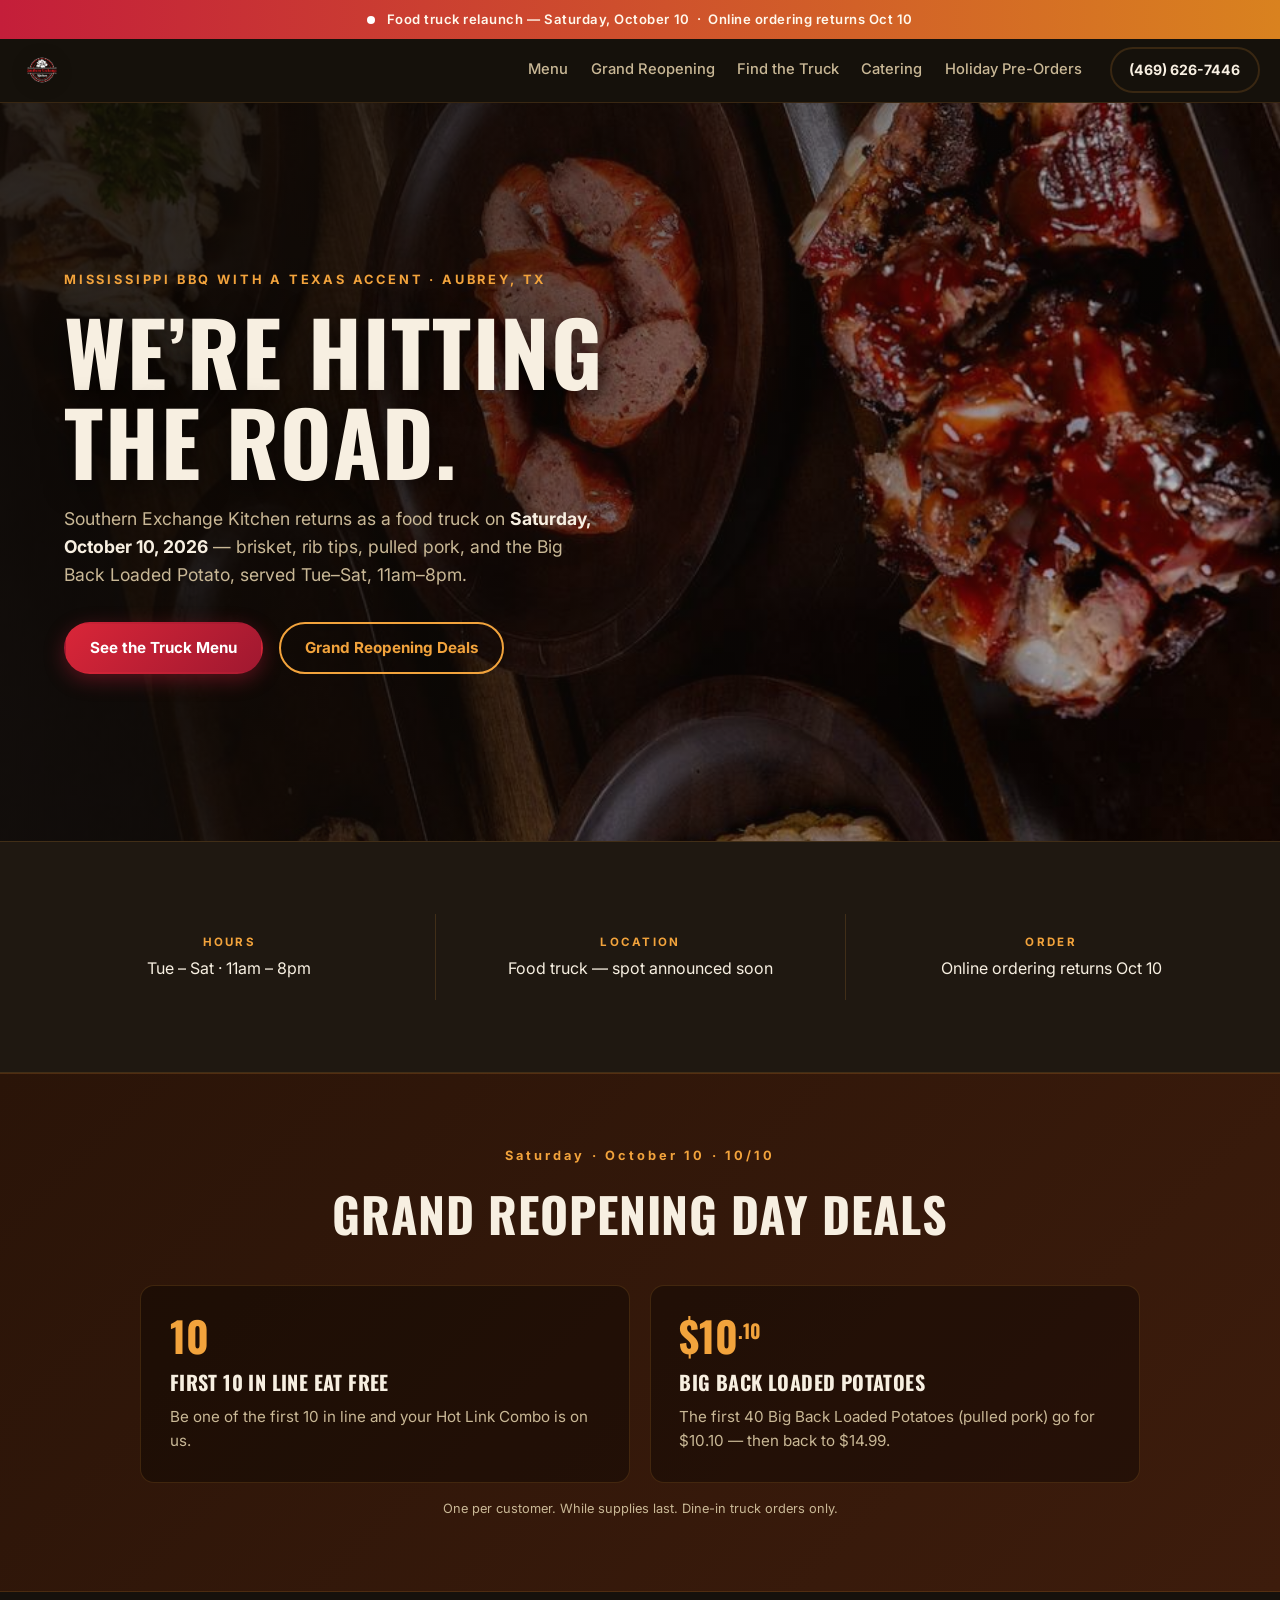
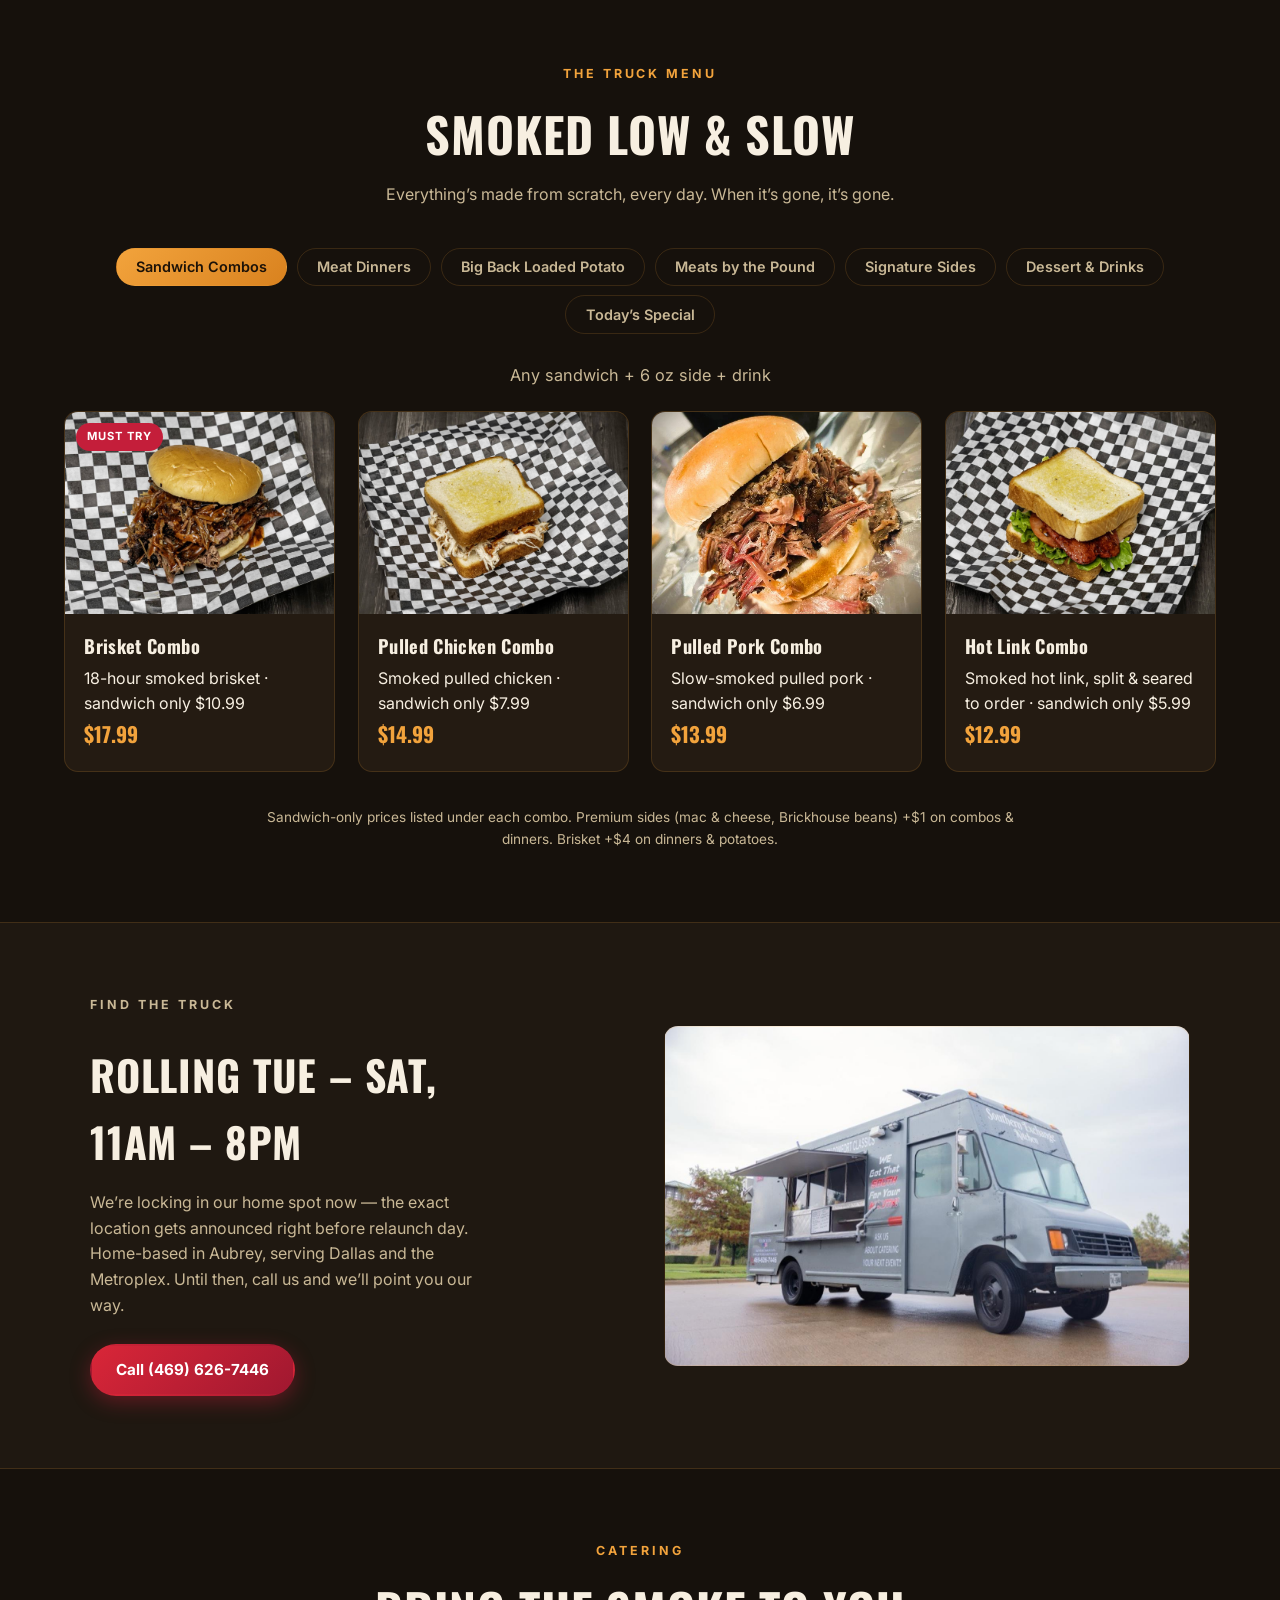
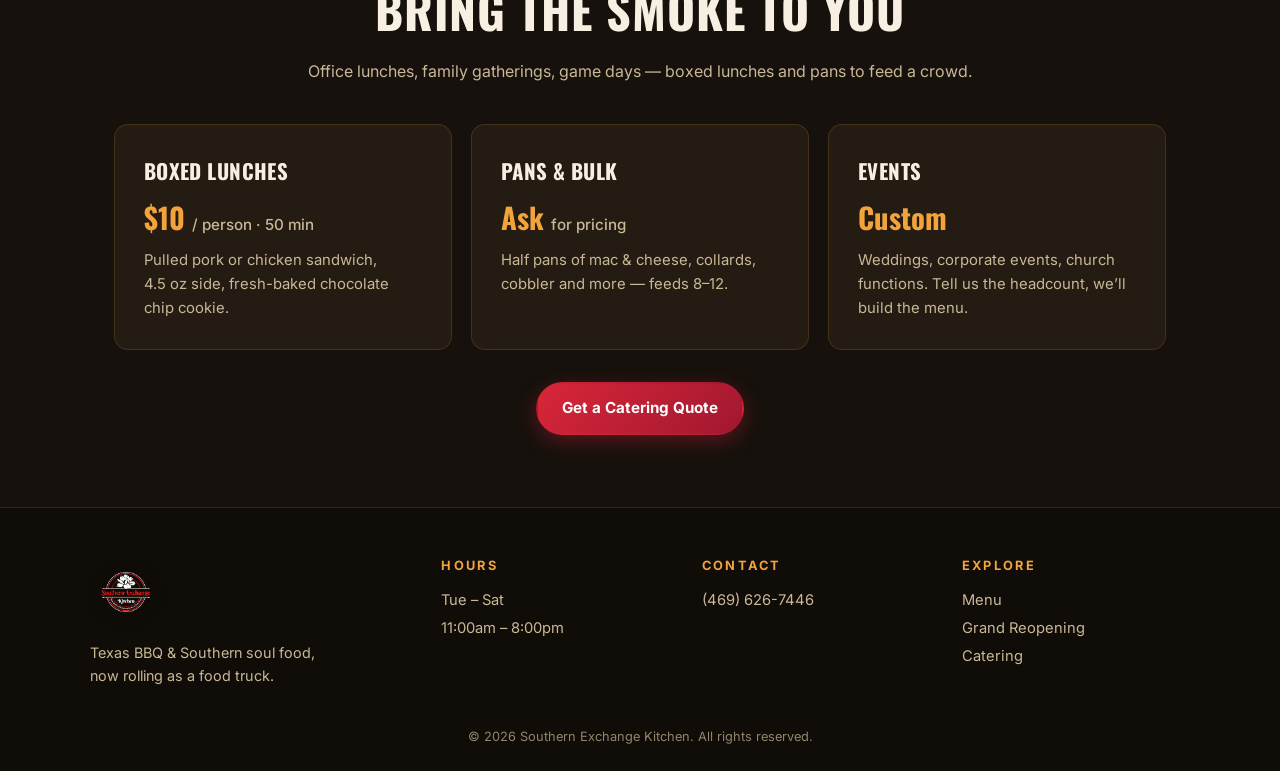
<file: index.html>
<!DOCTYPE html>
<html lang="en">
<head>
<meta charset="UTF-8" />
<meta name="viewport" content="width=device-width, initial-scale=1.0" />
<title>Southern Exchange Kitchen — Big Back Loaded Potato, Rib Tips | Aubrey TX BBQ Food Truck</title>
<meta name="description" content="Mississippi BBQ with a Texas accent. Home of the Big Back Loaded Potato and famous rib tips — Aubrey TX food truck, Tue–Sat 11am–8pm." />
<link rel="canonical" href="https://southernexchangekitchen.com/" />
<meta property="og:type" content="website" />
<meta property="og:locale" content="en_US" />
<meta property="og:site_name" content="Southern Exchange Kitchen" />
<meta property="og:title" content="Southern Exchange Kitchen — Big Back Loaded Potato, Rib Tips | Aubrey TX BBQ Food Truck" />
<meta property="og:description" content="Mississippi BBQ with a Texas accent. Home of the Big Back Loaded Potato and famous rib tips — Aubrey TX food truck, Tue–Sat 11am–8pm." />
<meta property="og:url" content="https://southernexchangekitchen.com/" />
<meta property="og:image" content="https://southernexchangekitchen.com/images/truck.jpg" />
<meta name="twitter:card" content="summary_large_image" />
<meta name="twitter:title" content="Southern Exchange Kitchen — Big Back Loaded Potato, Rib Tips | Aubrey TX BBQ Food Truck" />
<meta name="twitter:description" content="Mississippi BBQ with a Texas accent. Home of the Big Back Loaded Potato and famous rib tips — Aubrey TX food truck, Tue–Sat 11am–8pm." />
<meta name="twitter:image" content="https://southernexchangekitchen.com/images/truck.jpg" />
<link rel="preconnect" href="https://fonts.googleapis.com" />
<link rel="preconnect" href="https://fonts.gstatic.com" crossorigin />
<link href="https://fonts.googleapis.com/css2?family=Oswald:wght@400;500;600;700&family=Inter:wght@400;500;600;700&display=swap" rel="stylesheet" />
<link rel="stylesheet" href="styles.css?v=20260928" />
<link rel="icon" href="images/logo.png" onerror="this.remove()" />
<script type="application/ld+json">
{
  "@context": "https://schema.org",
  "@type": "Restaurant",
  "name": "Southern Exchange Kitchen",
  "servesCuisine": ["Barbecue", "Southern", "Soul Food"],
  "telephone": "(469) 626-7446",
  "url": "https://southernexchangekitchen.com/",
  "openingHours": "Tu-Sa 11:00-20:00",
  "priceRange": "$$",
  "slogan": "Mississippi BBQ with a Texas Accent",
  "areaServed": ["Aubrey, TX", "Dallas, TX"],
  "sameAs": [
    "https://www.instagram.com/southernexchangekitchen"
  ]
}
</script>
</head>
<body>

<div class="notice-bar">
  <span class="notice-dot"></span>
  Food truck relaunch &mdash; Saturday, October 10 &nbsp;&middot;&nbsp; Online ordering returns Oct 10
</div>

<header class="site-header" id="siteHeader">
  <a class="brand" href="#top" aria-label="Southern Exchange Kitchen — home">
    <img class="brand-logo" src="images/logo.png" alt="Southern Exchange Kitchen logo" />
  </a>
  <nav class="site-nav">
    <a href="#menu">Menu</a>
    <a href="#promo">Grand Reopening</a>
    <a href="#find">Find the Truck</a>
    <a href="#catering">Catering</a>
    <a href="holiday.html">Holiday Pre-Orders</a>
  </nav>
  <a class="btn btn-call" href="tel:+14696267446">(469) 626-7446</a>
  <button class="nav-toggle" id="navToggle" aria-label="Open menu"><span aria-hidden="true">&#9776;</span> Menu</button>
</header>

<main id="top">

  <section class="hero">
    <div class="hero-bg"></div>
    <div class="hero-overlay"></div>
    <div class="hero-content">
      <p class="hero-kicker">Mississippi BBQ with a Texas Accent &middot; Aubrey, TX</p>
      <h1>We&rsquo;re Hitting<br/>the Road.</h1>
      <p class="hero-sub">Southern Exchange Kitchen returns as a food truck on <strong>Saturday, October 10, 2026</strong> &mdash; brisket, rib tips, pulled pork, and the Big Back Loaded Potato, served Tue&ndash;Sat, 11am&ndash;8pm.</p>
      <div class="hero-ctas">
        <a href="#menu" class="btn btn-primary">See the Truck Menu</a>
        <a href="#promo" class="btn btn-ghost">Grand Reopening Deals</a>
      </div>
    </div>
  </section>

  <section class="info-strip">
    <div class="info-item"><span class="info-label">Hours</span><span>Tue &ndash; Sat &middot; 11am &ndash; 8pm</span></div>
    <div class="info-item"><span class="info-label">Location</span><span>Food truck &mdash; spot announced soon</span></div>
    <div class="info-item"><span class="info-label">Order</span><span>Online ordering returns Oct 10</span></div>
  </section>

  <section class="promo" id="promo">
    <div class="promo-inner">
      <p class="promo-kicker">Saturday &middot; October 10 &middot; 10/10</p>
      <h2>Grand Reopening Day Deals</h2>
      <div class="promo-cards">
        <div class="promo-card">
          <span class="promo-num">10</span>
          <h3>First 10 in Line Eat Free</h3>
          <p>Be one of the first 10 in line and your Hot Link Combo is on us.</p>
        </div>
        <div class="promo-card">
          <span class="promo-num">$10<sup>.10</sup></span>
          <h3>Big Back Loaded Potatoes</h3>
          <p>The first 40 Big Back Loaded Potatoes (pulled pork) go for $10.10 &mdash; then back to $14.99.</p>
        </div>
      </div>
      <p class="promo-fine">One per customer. While supplies last. Dine-in truck orders only.</p>
    </div>
  </section>

  <section class="menu-section" id="menu">
    <div class="section-head">
      <p class="kicker">The Truck Menu</p>
      <h2>Smoked Low &amp; Slow</h2>
      <p class="section-sub">Everything&rsquo;s made from scratch, every day. When it&rsquo;s gone, it&rsquo;s gone.</p>
    </div>
    <div class="menu-tabs" id="menuTabs" role="tablist">
      <button class="menu-tab active" role="tab" data-sec="combos">Sandwich Combos</button>
      <button class="menu-tab" role="tab" data-sec="dinners">Meat Dinners</button>
      <button class="menu-tab" role="tab" data-sec="bigback">Big Back Loaded Potato</button>
      <button class="menu-tab" role="tab" data-sec="pound">Meats by the Pound</button>
      <button class="menu-tab" role="tab" data-sec="sides">Signature Sides</button>
      <button class="menu-tab" role="tab" data-sec="desserts">Dessert & Drinks</button>
      <button class="menu-tab" role="tab" data-sec="special">Today’s Special</button>
    </div>
    <p class="menu-sub" id="menuSub">Any sandwich + 6 oz side + drink</p>
    <div class="menu-grid" id="menuGrid">
    <article class="menu-card" data-sec="combos">
      <div class="menu-photo"><img src="images/brisket.jpg" alt="Brisket Combo" loading="lazy" onerror="this.closest('.menu-photo').style.display='none'"><span class="badge">Must Try</span></div>
      <div class="menu-body"><h3>Brisket Combo</h3><p>18-hour smoked brisket · sandwich only $10.99</p><div class="menu-row"><span class="price">$17.99</span></div></div>
    </article>
    <article class="menu-card" data-sec="combos">
      <div class="menu-photo"><img src="images/pulled-chicken-sandwich.jpg" alt="Pulled Chicken Combo" loading="lazy" onerror="this.closest('.menu-photo').style.display='none'"></div>
      <div class="menu-body"><h3>Pulled Chicken Combo</h3><p>Smoked pulled chicken · sandwich only $7.99</p><div class="menu-row"><span class="price">$14.99</span></div></div>
    </article>
    <article class="menu-card" data-sec="combos">
      <div class="menu-photo"><img src="images/pulled-pork-sandwich.jpg" alt="Pulled Pork Combo" loading="lazy" onerror="this.closest('.menu-photo').style.display='none'"></div>
      <div class="menu-body"><h3>Pulled Pork Combo</h3><p>Slow-smoked pulled pork · sandwich only $6.99</p><div class="menu-row"><span class="price">$13.99</span></div></div>
    </article>
    <article class="menu-card" data-sec="combos">
      <div class="menu-photo"><img src="images/hot-link-sandwich.jpg" alt="Hot Link Combo" loading="lazy" onerror="this.closest('.menu-photo').style.display='none'"></div>
      <div class="menu-body"><h3>Hot Link Combo</h3><p>Smoked hot link, split & seared to order · sandwich only $5.99</p><div class="menu-row"><span class="price">$12.99</span></div></div>
    </article>
    <article class="menu-card" data-sec="dinners" hidden>
      <div class="menu-photo"><img src="images/one-meat-dinner.jpg" alt="1 Meat Dinner" loading="lazy" onerror="this.closest('.menu-photo').style.display='none'"></div>
      <div class="menu-body"><h3>1 Meat Dinner</h3><p>1/3 lb of one meat</p><div class="menu-row"><span class="price">$14.99</span></div></div>
    </article>
    <article class="menu-card" data-sec="dinners" hidden>
      <div class="menu-photo"><img src="images/two-meat-dinner.jpg" alt="2 Meat Dinner" loading="lazy" onerror="this.closest('.menu-photo').style.display='none'"></div>
      <div class="menu-body"><h3>2 Meat Dinner</h3><p>1/3 lb + 1/4 lb — your pick of two</p><div class="menu-row"><span class="price">$18.99</span></div></div>
    </article>
    <article class="menu-card" data-sec="bigback" hidden>
      <div class="menu-photo"><img src="images/big-back-potato.jpg" alt="Big Back Loaded Potato" loading="lazy" onerror="this.closest('.menu-photo').style.display='none'"><span class="badge">Fan Favorite</span></div>
      <div class="menu-body"><h3>Big Back Loaded Potato</h3><p>1/3 lb pulled pork or pulled chicken · brisket +$4</p><div class="menu-row"><span class="price">$14.99</span></div></div>
    </article>
    <article class="menu-card" data-sec="bigback" hidden>
      <div class="menu-photo"><img src="images/big-back-potato.jpg" alt="Big Back — Meat Less" loading="lazy" onerror="this.closest('.menu-photo').style.display='none'"></div>
      <div class="menu-body"><h3>Big Back — Meat Less</h3><p>All the toppings, no meat</p><div class="menu-row"><span class="price">$8.99</span></div></div>
    </article>
    <article class="menu-card" data-sec="pound" hidden>
      <div class="menu-photo"><img src="images/brisket-slab.jpg" alt="Brisket" loading="lazy" onerror="this.closest('.menu-photo').style.display='none'"></div>
      <div class="menu-body"><h3>Brisket</h3><p>18-hour smoked</p><div class="menu-row"><span class="price">$31.99/lb</span></div></div>
    </article>
    <article class="menu-card" data-sec="pound" hidden>
      <div class="menu-photo"><img src="images/pulled-pork.jpg" alt="Pulled Pork" loading="lazy" onerror="this.closest('.menu-photo').style.display='none'"></div>
      <div class="menu-body"><h3>Pulled Pork</h3><p>Slow-smoked</p><div class="menu-row"><span class="price">$20.99/lb</span></div></div>
    </article>
    <article class="menu-card" data-sec="pound" hidden>
      <div class="menu-photo"><img src="images/pulled-chicken-sandwich.jpg" alt="Pulled Chicken" loading="lazy" onerror="this.closest('.menu-photo').style.display='none'"></div>
      <div class="menu-body"><h3>Pulled Chicken</h3><p>Smoked & pulled</p><div class="menu-row"><span class="price">$20.99/lb</span></div></div>
    </article>
    <article class="menu-card" data-sec="pound" hidden>
      <div class="menu-photo"><img src="images/rib-tips.jpg" alt="Rib Tips" loading="lazy" onerror="this.closest('.menu-photo').style.display='none'"><span class="badge">Best Seller</span></div>
      <div class="menu-body"><h3>Rib Tips</h3><p>Rich BBQ glaze, perfect smoke ring</p><div class="menu-row"><span class="price">$14.99/lb</span></div></div>
    </article>
    <article class="menu-card" data-sec="sides" hidden>
      <div class="menu-photo"><img src="images/potato-salad.jpg" alt="Potato Salad" loading="lazy" onerror="this.closest('.menu-photo').style.display='none'"></div>
      <div class="menu-body"><h3>Potato Salad</h3><p>Classic Southern potato salad, creamy and well-seasoned.</p><div class="menu-row"><span class="price">$3.99</span></div></div>
    </article>
    <article class="menu-card" data-sec="sides" hidden>
      <div class="menu-photo"><img src="images/coleslaw.jpg" alt="Coleslaw" loading="lazy" onerror="this.closest('.menu-photo').style.display='none'"></div>
      <div class="menu-body"><h3>Coleslaw</h3><p>Creamy, tangy Southern coleslaw with a fresh crunch.</p><div class="menu-row"><span class="price">$3.99</span></div></div>
    </article>
    <article class="menu-card" data-sec="sides" hidden>
      <div class="menu-photo"><img src="images/pasta-salad.jpg" alt="Pasta Salad" loading="lazy" onerror="this.closest('.menu-photo').style.display='none'"></div>
      <div class="menu-body"><h3>Pasta Salad</h3><p>Chilled pasta salad with fresh vegetables and Southern seasoning.</p><div class="menu-row"><span class="price">$3.99</span></div></div>
    </article>
    <article class="menu-card" data-sec="sides" hidden>
      <div class="menu-photo"><img src="images/mac-cheese.jpg" alt="Baked Mac & Cheese" loading="lazy" onerror="this.closest('.menu-photo').style.display='none'"><span class="badge">Premium</span></div>
      <div class="menu-body"><h3>Baked Mac & Cheese</h3><p>Creamy, rich Southern-style baked mac with a golden crust.</p><div class="menu-row"><span class="price">$4.99</span></div></div>
    </article>
    <article class="menu-card" data-sec="sides" hidden>
      <div class="menu-photo"><img src="images/baked-beans.jpg" alt="Brickhouse Baked Beans" loading="lazy" onerror="this.closest('.menu-photo').style.display='none'"><span class="badge">Premium</span></div>
      <div class="menu-body"><h3>Brickhouse Baked Beans</h3><p>Signature slow-cooked baked beans, a customer favorite.</p><div class="menu-row"><span class="price">$4.99</span></div></div>
    </article>
    <article class="menu-card" data-sec="desserts" hidden>
      <div class="menu-photo"><img src="images/peach-cobbler.jpg" alt="Peach Cobbler" loading="lazy" onerror="this.closest('.menu-photo').style.display='none'"></div>
      <div class="menu-body"><h3>Peach Cobbler</h3><p>Golden-brown crust, bubbling peach filling.</p><div class="menu-row"><span class="price">$5.99</span></div></div>
    </article>
    <article class="menu-card" data-sec="desserts" hidden>
      <div class="menu-photo"><img src="images/lemonade.jpg" alt="Lemonade & Sweet Tea" loading="lazy" onerror="this.closest('.menu-photo').style.display='none'"></div>
      <div class="menu-body"><h3>Lemonade & Sweet Tea</h3><p>Peach, strawberry or mango flavor +$0.50</p><div class="menu-row"><span class="price">$2.99</span></div></div>
    </article>
    <article class="menu-card" data-sec="special" hidden>
      <div class="menu-photo"><img src="images/smoked-ribs.jpg" alt="Smoked Ribs" loading="lazy" onerror="this.closest('.menu-photo').style.display='none'"></div>
      <div class="menu-body"><h3>Smoked Ribs</h3><p>Regular & jerk</p><div class="menu-row"><span class="price">Ask</span></div></div>
    </article>
    </div>

    <p class="menu-note">Sandwich-only prices listed under each combo. Premium sides (mac &amp; cheese, Brickhouse beans) +$1 on combos &amp; dinners. Brisket +$4 on dinners &amp; potatoes.</p>
  </section>

  <section class="find" id="find">
    <div class="find-inner">
      <div class="find-copy">
        <p class="kicker">Find the Truck</p>
        <h2>Rolling Tue &ndash; Sat,<br/>11am &ndash; 8pm</h2>
        <p>We&rsquo;re locking in our home spot now &mdash; the exact location gets announced right before relaunch day. Home-based in Aubrey, serving Dallas and the Metroplex. Until then, call us and we&rsquo;ll point you our way.</p>
        <div class="find-ctas">
          <a href="tel:+14696267446" class="btn btn-primary">Call (469) 626-7446</a>
        </div>
      </div>
      <div class="find-photo"></div>
    </div>
  </section>

  <section class="catering" id="catering">
    <div class="section-head">
      <p class="kicker">Catering</p>
      <h2>Bring the Smoke to You</h2>
      <p class="section-sub">Office lunches, family gatherings, game days &mdash; boxed lunches and pans to feed a crowd.</p>
    </div>
    <div class="catering-cards">
      <div class="catering-card">
        <h3>Boxed Lunches</h3>
        <p class="catering-price">$10 <span>/ person &middot; 50 min</span></p>
        <p>Pulled pork or chicken sandwich, 4.5&nbsp;oz side, fresh-baked chocolate chip cookie.</p>
      </div>
      <div class="catering-card">
        <h3>Pans &amp; Bulk</h3>
        <p class="catering-price">Ask <span>for pricing</span></p>
        <p>Half pans of mac &amp; cheese, collards, cobbler and more &mdash; feeds 8&ndash;12.</p>
      </div>
      <div class="catering-card">
        <h3>Events</h3>
        <p class="catering-price">Custom</p>
        <p>Weddings, corporate events, church functions. Tell us the headcount, we&rsquo;ll build the menu.</p>
      </div>
    </div>
    <div class="center"><a href="tel:+14696267446" class="btn btn-primary">Get a Catering Quote</a></div>
  </section>

</main>

<footer class="site-footer">
  <div class="footer-inner">
    <div class="footer-brand">
      <img class="brand-logo" src="images/logo.png" alt="Southern Exchange Kitchen logo" />
      <p>Texas BBQ &amp; Southern soul food,<br/>now rolling as a food truck.</p>
    </div>
    <div class="footer-col">
      <h4>Hours</h4>
      <p>Tue &ndash; Sat<br/>11:00am &ndash; 8:00pm</p>
    </div>
    <div class="footer-col">
      <h4>Contact</h4>
      <p><a href="tel:+14696267446">(469) 626-7446</a></p>
    </div>
    <div class="footer-col">
      <h4>Explore</h4>
      <p><a href="#menu">Menu</a><br/><a href="#promo">Grand Reopening</a><br/><a href="#catering">Catering</a></p>
    </div>
  </div>
  <p class="footer-fine">&copy; 2026 Southern Exchange Kitchen. All rights reserved.</p>
</footer>

<script src="app.js?v=20260928"></script>
</body>
</html>
</file>
<file: styles.css>
:root{
  --bg:#16110c;
  --bg2:#1f1811;
  --card:#241b12;
  --cream:#f7efe1;
  --muted:#c9b896;
  --amber:#f2a33c;
  --amber-d:#d9821f;
  --brick:#c41e3a;
  --brick-d:#a01830;
  --line:rgba(242,163,60,.16);
  --radius:14px;
}
*{box-sizing:border-box;margin:0;padding:0}
html{scroll-behavior:smooth}
body{
  background:var(--bg);
  color:var(--cream);
  font-family:'Inter',system-ui,-apple-system,'Segoe UI',Roboto,sans-serif;
  line-height:1.6;
  -webkit-font-smoothing:antialiased;
}
h1,h2,h3,.brand-text{font-family:'Oswald','Arial Narrow',sans-serif;letter-spacing:.02em}
img{max-width:100%;display:block}
a{color:inherit}

/* notice bar */
.notice-bar{
  background:linear-gradient(90deg,var(--brick),var(--amber-d));
  color:#fff8ec;text-align:center;
  font-size:.82rem;font-weight:600;letter-spacing:.04em;
  padding:.55rem 1rem;
}
.notice-dot{display:inline-block;width:8px;height:8px;border-radius:50%;background:#fff;margin-right:.5rem;animation:pulse 1.6s infinite}
@keyframes pulse{0%,100%{opacity:1}50%{opacity:.35}}

/* header */
.site-header{
  position:sticky;top:0;z-index:50;
  display:flex;align-items:center;gap:1.25rem;
  padding:.55rem 1.25rem;
  background:rgba(22,17,12,.94);backdrop-filter:blur(10px);
  border-bottom:1px solid var(--line);
}
.brand{display:flex;align-items:center;text-decoration:none}
.brand-logo{
  height:44px;width:auto;flex:0 0 auto;
  filter:drop-shadow(0 2px 8px rgba(0,0,0,.5));
}
.footer-brand .brand-logo{height:72px;margin-bottom:.4rem}
.brand-text{font-size:1rem;font-weight:600;line-height:1.15;text-transform:uppercase}
.site-nav{display:flex;gap:1.4rem;margin-left:auto}
.site-nav a{text-decoration:none;font-size:.92rem;font-weight:500;color:var(--muted)}
.site-nav a:hover{color:var(--amber)}
.btn{
  display:inline-block;text-decoration:none;font-weight:700;
  padding:.75rem 1.5rem;border-radius:999px;font-size:.95rem;
  transition:transform .15s ease, box-shadow .15s ease;
  border:2px solid transparent;cursor:pointer;
}
.btn:hover{transform:translateY(-2px)}
.btn-primary{background:linear-gradient(135deg,#d92638,var(--brick-d));color:#fff;box-shadow:0 6px 20px rgba(196,30,58,.4)}
.btn-ghost{border-color:var(--amber);color:var(--amber)}
.btn-call{margin-left:.5rem;border-color:var(--line);color:var(--cream);padding:.6rem 1.1rem;font-size:.88rem;white-space:nowrap}
.nav-toggle{display:none;background:none;border:1px solid var(--line);color:var(--cream);border-radius:8px;padding:.45rem .8rem;font-size:1rem;font-weight:600;margin-left:auto;cursor:pointer}

/* hero */
.hero{position:relative;min-height:82vh;display:flex;align-items:center;overflow:hidden}
.hero-bg{
  position:absolute;inset:0;
  background:url('images/hero.jpg') center/cover no-repeat, #241b12;
}
.hero-overlay{position:absolute;inset:0;background:linear-gradient(100deg,rgba(15,10,6,.88) 20%,rgba(15,10,6,.45) 60%,rgba(15,10,6,.25));}
.hero-content{position:relative;z-index:2;max-width:1200px;margin:0 auto;padding:5rem 1.5rem;width:100%}
.hero-kicker{color:var(--amber);font-weight:700;letter-spacing:.22em;text-transform:uppercase;font-size:.8rem;margin-bottom:1rem}
.hero h1{font-size:clamp(3rem,8vw,5.5rem);line-height:1.02;text-transform:uppercase;margin-bottom:1.2rem;text-shadow:0 4px 30px rgba(0,0,0,.6)}
.hero-sub{max-width:34rem;color:var(--muted);font-size:1.1rem;margin-bottom:2rem}
.hero-sub strong{color:var(--cream)}
.hero-ctas{display:flex;gap:1rem;flex-wrap:wrap}

/* info strip */
.info-strip{
  display:grid;grid-template-columns:repeat(3,1fr);
  border-top:1px solid var(--line);border-bottom:1px solid var(--line);
  background:var(--bg2);
}
.info-item{padding:1.2rem 1.5rem;text-align:center;border-left:1px solid var(--line)}
.info-item:first-child{border-left:none}
.info-label{display:block;font-size:.72rem;font-weight:700;letter-spacing:.2em;text-transform:uppercase;color:var(--amber);margin-bottom:.25rem}

/* sections */
section{padding:4.5rem 1.5rem}
.section-head{max-width:760px;margin:0 auto 2.5rem;text-align:center}
.kicker{color:var(--amber);font-weight:700;letter-spacing:.24em;text-transform:uppercase;font-size:.78rem;margin-bottom:.7rem}
.section-head h2,.promo h2{font-size:clamp(2rem,4.5vw,3rem);text-transform:uppercase;margin-bottom:.6rem}
.section-sub{color:var(--muted)}
.center{text-align:center;margin-top:2rem}

/* promo */
.promo{background:linear-gradient(135deg,#2a1408,#3d1c0c);border-top:1px solid var(--line);border-bottom:1px solid var(--line)}
.promo-inner{max-width:1000px;margin:0 auto;text-align:center}
.promo-kicker{color:var(--amber);font-weight:700;letter-spacing:.24em;font-size:.8rem;margin-bottom:.6rem}
.promo-cards{display:grid;grid-template-columns:repeat(2,1fr);gap:1.2rem;margin:2rem 0 1rem;text-align:left}
.promo-card{background:rgba(0,0,0,.35);border:1px solid var(--line);border-radius:var(--radius);padding:1.8rem}
.promo-num{display:block;font-family:'Oswald',sans-serif;font-size:2.6rem;font-weight:700;color:var(--amber);line-height:1}
.promo-num sup{font-size:1.2rem}
.promo-card h3{margin:.6rem 0 .4rem;font-size:1.25rem;text-transform:uppercase}
.promo-card p{color:var(--muted);font-size:.95rem}
.promo-fine{color:var(--muted);font-size:.8rem}

/* menu */
.menu-section{max-width:1200px;margin:0 auto}
.menu-tabs{display:flex;gap:.6rem;justify-content:center;flex-wrap:wrap;margin-bottom:2.2rem}
.menu-tab{
  background:transparent;border:1px solid var(--line);color:var(--muted);
  padding:.6rem 1.2rem;border-radius:999px;font-weight:600;font-size:.9rem;cursor:pointer;
  font-family:inherit;transition:all .15s ease;
}
.menu-tab:hover{border-color:var(--amber);color:var(--cream)}
.menu-tab.active{background:linear-gradient(135deg,var(--amber),var(--amber-d));color:#1c1208;border-color:transparent}
.menu-grid{display:grid;grid-template-columns:repeat(auto-fill,minmax(270px,1fr));gap:1.4rem}
.menu-card{
  background:var(--card);border:1px solid var(--line);border-radius:var(--radius);
  overflow:hidden;transition:transform .18s ease, box-shadow .18s ease;
}
.menu-sub{text-align:center;color:var(--muted);margin:-.4rem 0 1.4rem;font-size:1.02rem}
.menu-card[hidden]{display:none!important}
.menu-card:hover{transform:translateY(-4px);box-shadow:0 14px 34px rgba(0,0,0,.45)}
.menu-photo{position:relative;aspect-ratio:4/3;overflow:hidden;background:#0e0a06}
.menu-photo img{width:100%;height:100%;object-fit:cover;transition:transform .4s ease}
.menu-card:hover .menu-photo img{transform:scale(1.05)}
.badge{
  position:absolute;top:.7rem;left:.7rem;
  background:var(--brick);color:#fff;font-size:.7rem;font-weight:700;
  letter-spacing:.08em;text-transform:uppercase;
  padding:.3rem .7rem;border-radius:999px;
}
.menu-body{padding:1.1rem 1.2rem 1.3rem}
.menu-body h3{font-size:1.15rem;margin-bottom:.3rem}
.menu-desc{color:var(--muted);font-size:.88rem;min-height:2.6em;margin-bottom:.7rem}
.menu-row{display:flex;align-items:center;justify-content:space-between}
.price{font-family:'Oswald',sans-serif;font-size:1.3rem;font-weight:700;color:var(--amber)}
.menu-note{max-width:760px;margin:2.2rem auto 0;text-align:center;color:var(--muted);font-size:.85rem}

/* find */
.find{background:var(--bg2);border-top:1px solid var(--line);border-bottom:1px solid var(--line)}
.find-inner{max-width:1100px;margin:0 auto;display:grid;grid-template-columns:1fr 1fr;gap:3rem;align-items:center}
.find h2{font-size:clamp(1.8rem,4vw,2.6rem);text-transform:uppercase;margin-bottom:1rem}
.find-copy p{color:var(--muted);margin-bottom:1.6rem;max-width:26rem}
.find-photo{
  min-height:340px;border-radius:var(--radius);
  background:url('images/truck.jpg') center/cover no-repeat, #0e0a06;
  border:1px solid var(--line);
}

/* catering */
.catering{max-width:1100px;margin:0 auto}
.catering-cards{display:grid;grid-template-columns:repeat(3,1fr);gap:1.2rem;margin-bottom:1rem}
.catering-card{background:var(--card);border:1px solid var(--line);border-radius:var(--radius);padding:1.8rem}
.catering-card h3{font-size:1.3rem;text-transform:uppercase;margin-bottom:.4rem}
.catering-price{font-family:'Oswald',sans-serif;font-size:1.8rem;color:var(--amber);font-weight:700;margin-bottom:.6rem}
.catering-price span{font-size:.95rem;color:var(--muted);font-family:'Inter',sans-serif;font-weight:500}
.catering-card p:last-child{color:var(--muted);font-size:.93rem}

/* footer */
.site-footer{border-top:1px solid var(--line);background:#100c08;padding:3rem 1.5rem 1.5rem}
.footer-inner{max-width:1100px;margin:0 auto;display:grid;grid-template-columns:1.4fr 1fr 1fr 1fr;gap:2rem}
.footer-brand p{color:var(--muted);font-size:.9rem;margin-top:.8rem}
.footer-col h4{font-size:.8rem;letter-spacing:.18em;text-transform:uppercase;color:var(--amber);margin-bottom:.7rem}
.footer-col p{color:var(--muted);font-size:.92rem;line-height:1.9}
.footer-col a{text-decoration:none}
.footer-col a:hover{color:var(--amber)}
.footer-fine{text-align:center;color:var(--muted);font-size:.8rem;margin-top:2.5rem;opacity:.7}

@media(max-width:860px){
  .site-nav{display:none;position:absolute;top:100%;left:0;right:0;background:var(--bg2);flex-direction:column;padding:1rem 1.5rem;gap:.9rem;border-bottom:1px solid var(--line)}
  .site-nav.open{display:flex}
  .nav-toggle{display:inline-flex;align-items:center;gap:.45rem}
  .btn-call{display:none}
  .info-strip{grid-template-columns:1fr}
  .info-item{border-left:none;border-top:1px solid var(--line)}
  .info-item:first-child{border-top:none}
  .promo-cards,.catering-cards,.find-inner,.footer-inner{grid-template-columns:1fr}
  .find-photo{min-height:240px}
  section{padding:3rem 1.2rem}
}
</file>
